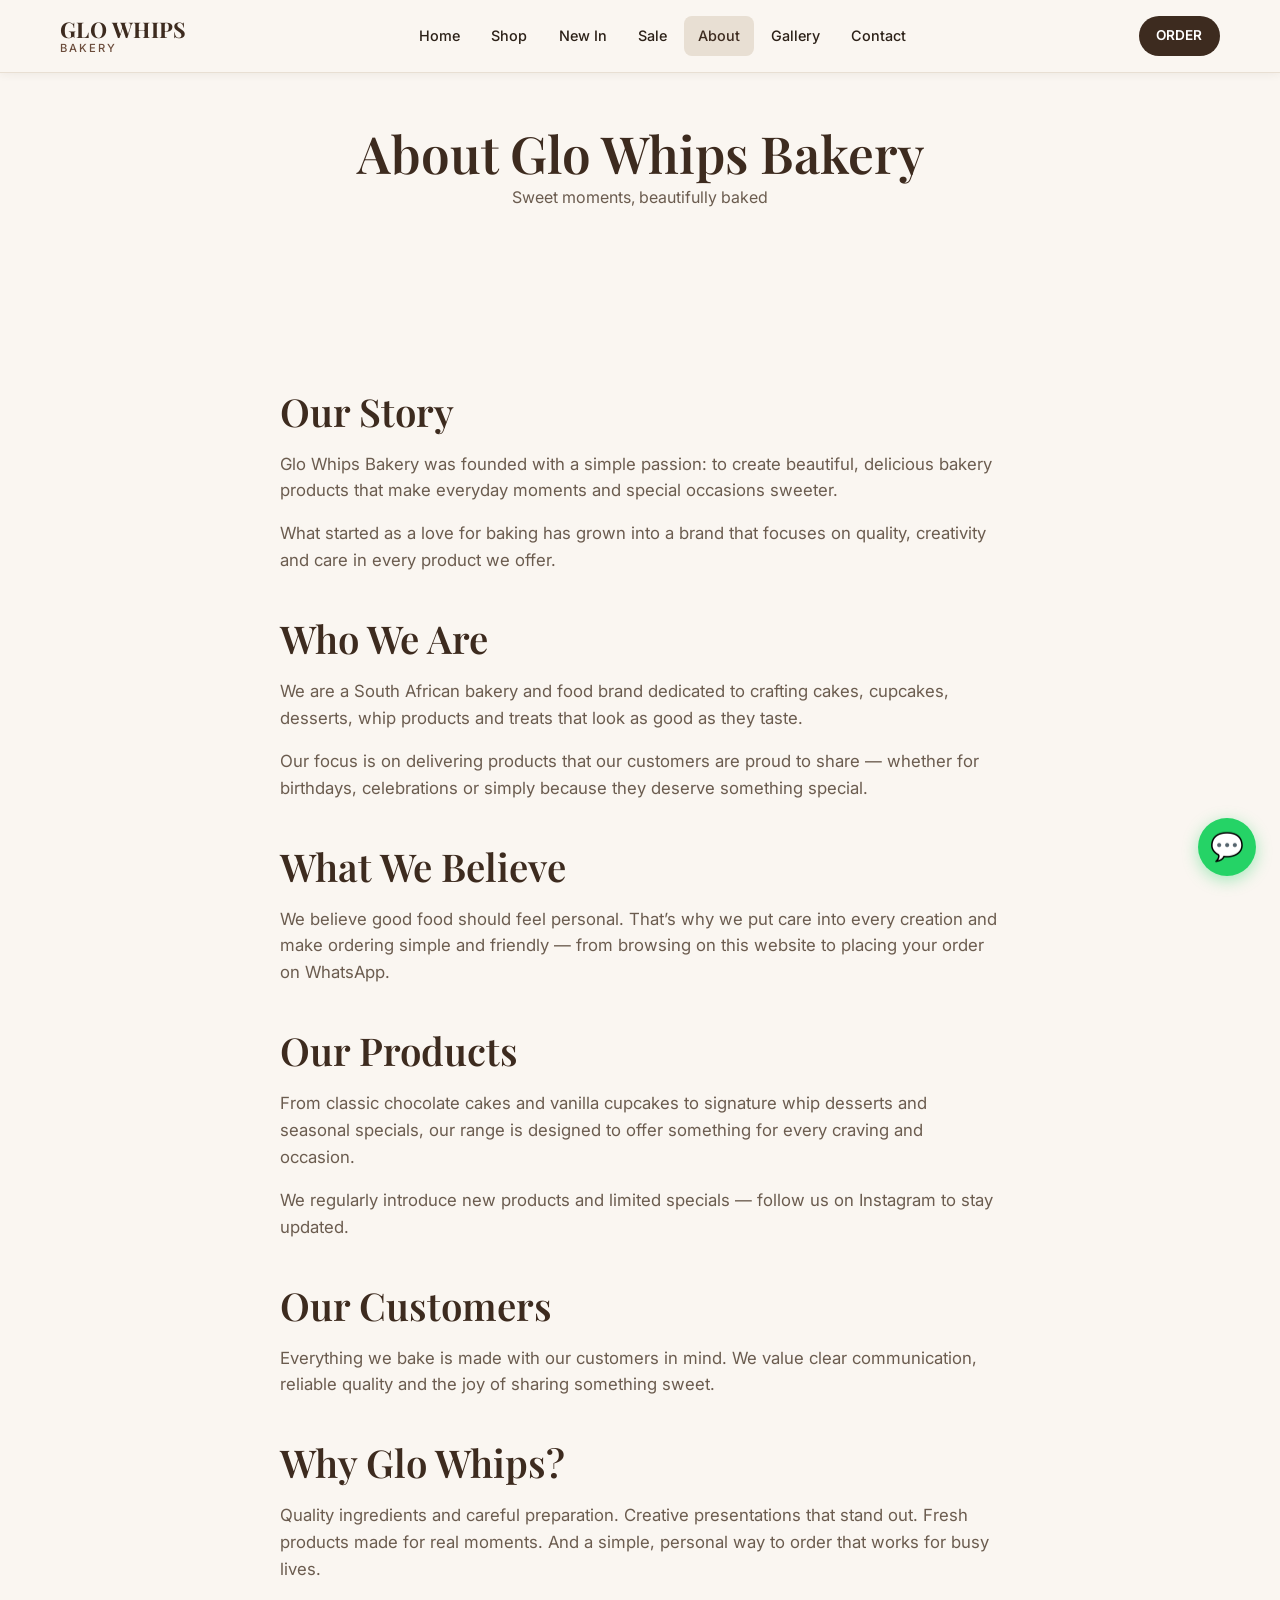
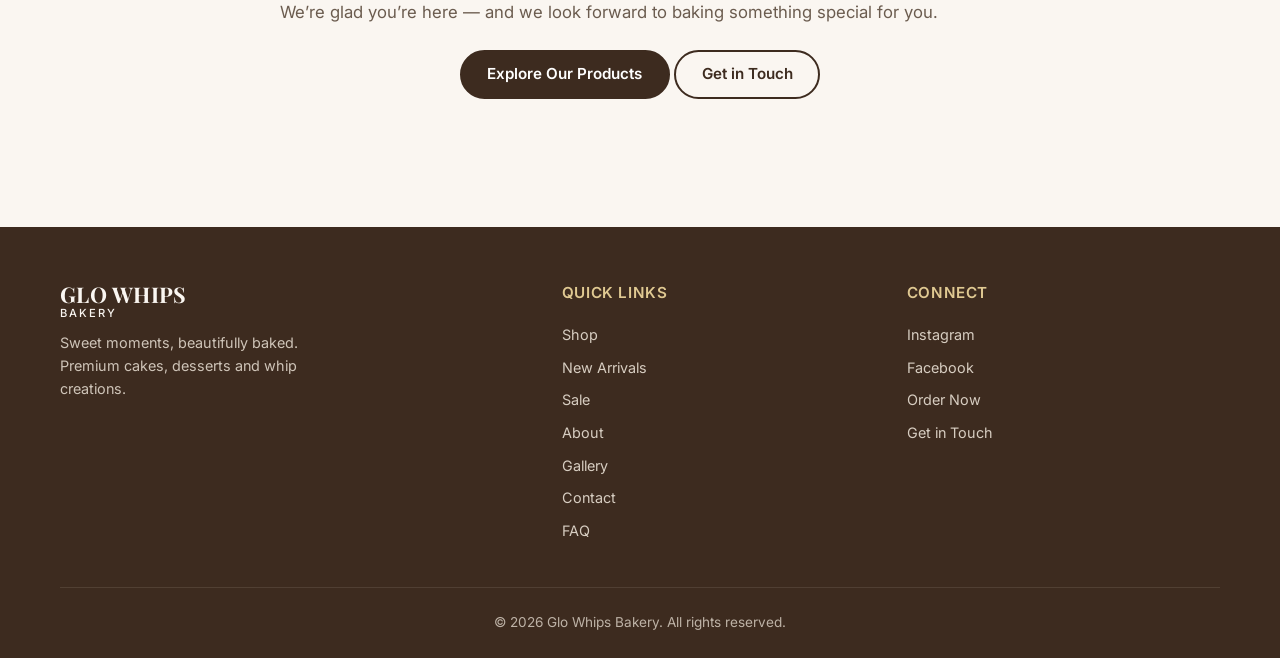
<file: about.html>
<!DOCTYPE html>
<html lang="en">
<head>
  <meta charset="UTF-8">
  <meta name="viewport" content="width=device-width, initial-scale=1.0">
  <title>About Us | Glo Whips Bakery</title>
  <meta name="description" content="Learn about Glo Whips Bakery — our story, values and passion for creating beautiful bakery products in South Africa.">
  <link rel="preconnect" href="https://fonts.googleapis.com">
  <link rel="preconnect" href="https://fonts.gstatic.com" crossorigin>
  <link href="https://fonts.googleapis.com/css2?family=Inter:wght@400;500;600;700&family=Playfair+Display:ital,wght@0,500;0,600;0,700;1,400&display=swap" rel="stylesheet">
  <link rel="stylesheet" href="style.css">
</head>
<body data-page="about">

  <header class="site-header">
    <div class="container header-inner">
      <a href="index.html" class="logo" aria-label="Glo Whips Bakery Home">
        <span class="logo-text">GLO WHIPS</span>
        <span class="logo-sub">Bakery</span>
      </a>
      <nav class="nav-menu" aria-label="Main navigation">
        <a href="index.html">Home</a>
        <a href="shop.html">Shop</a>
        <a href="new-arrivals.html">New In</a>
        <a href="sale.html">Sale</a>
        <a href="about.html" class="active">About</a>
        <a href="gallery.html">Gallery</a>
        <a href="contact.html">Contact</a>
      </nav>
      <div class="nav-actions">
        <a href="order.html" class="nav-order-btn">
          <span class="nav-order-text">ORDER</span>
          <span class="cart-count" aria-live="polite"></span>
        </a>
        <button type="button" class="nav-toggle" aria-label="Open menu" aria-expanded="false">
          <span></span><span></span><span></span>
        </button>
      </div>
    </div>
    <div class="nav-overlay" aria-hidden="true"></div>
  </header>

  <main>
    <div class="container">
      <div class="about-hero">
        <h1>About Glo Whips Bakery</h1>
        <p class="section-subtitle">Sweet moments, beautifully baked</p>
      </div>

      <div class="about-content section">
        <h2>Our Story</h2>
        <!-- EDIT THIS TEXT with your real story -->
        <p>
          Glo Whips Bakery was founded with a simple passion: to create beautiful, delicious bakery products that make everyday moments and special occasions sweeter.
        </p>
        <p>
          What started as a love for baking has grown into a brand that focuses on quality, creativity and care in every product we offer.
        </p>

        <h2>Who We Are</h2>
        <!-- EDIT THIS TEXT -->
        <p>
          We are a South African bakery and food brand dedicated to crafting cakes, cupcakes, desserts, whip products and treats that look as good as they taste.
        </p>
        <p>
          Our focus is on delivering products that our customers are proud to share — whether for birthdays, celebrations or simply because they deserve something special.
        </p>

        <h2>What We Believe</h2>
        <p>
          We believe good food should feel personal. That’s why we put care into every creation and make ordering simple and friendly — from browsing on this website to placing your order on WhatsApp.
        </p>

        <h2>Our Products</h2>
        <p>
          From classic chocolate cakes and vanilla cupcakes to signature whip desserts and seasonal specials, our range is designed to offer something for every craving and occasion.
        </p>
        <p>
          We regularly introduce new products and limited specials — follow us on Instagram to stay updated.
        </p>

        <h2>Our Customers</h2>
        <p>
          Everything we bake is made with our customers in mind. We value clear communication, reliable quality and the joy of sharing something sweet.
        </p>

        <h2>Why Glo Whips?</h2>
        <p>
          Quality ingredients and careful preparation. Creative presentations that stand out. Fresh products made for real moments. And a simple, personal way to order that works for busy lives.
        </p>
        <p>
          We’re glad you’re here — and we look forward to baking something special for you.
        </p>

        <div class="text-center mt-3">
          <a href="shop.html" class="btn btn-primary">Explore Our Products</a>
          <a href="contact.html" class="btn btn-outline">Get in Touch</a>
        </div>
      </div>
    </div>
  </main>

  <footer class="site-footer">
    <div class="container">
      <div class="footer-grid">
        <div class="footer-brand">
          <a href="index.html" class="logo">
            <span class="logo-text">GLO WHIPS</span>
            <span class="logo-sub">Bakery</span>
          </a>
          <p>Sweet moments, beautifully baked. Premium cakes, desserts and whip creations.</p>
        </div>
        <div class="footer-links">
          <h4>Quick Links</h4>
          <a href="shop.html">Shop</a>
          <a href="new-arrivals.html">New Arrivals</a>
          <a href="sale.html">Sale</a>
          <a href="about.html">About</a>
          <a href="gallery.html">Gallery</a>
          <a href="contact.html">Contact</a>
          <a href="faq.html">FAQ</a>
        </div>
        <div class="footer-links">
          <h4>Connect</h4>
          <a href="https://www.instagram.com/glo_whips_bakery_/" target="_blank" rel="noopener noreferrer">Instagram</a>
          <a href="https://www.facebook.com/profile.php?id=61568318670413" target="_blank" rel="noopener noreferrer">Facebook</a>
          <a href="order.html">Order Now</a>
          <a href="contact.html">Get in Touch</a>
        </div>
      </div>
      <div class="footer-bottom">
        <p>© 2026 Glo Whips Bakery. All rights reserved.</p>
      </div>
    </div>
  </footer>

  <a href="#" class="floating-whatsapp" aria-label="Chat on WhatsApp"><span aria-hidden="true">💬</span></a>
  <script src="script.js"></script>
</body>
</html>
</file>
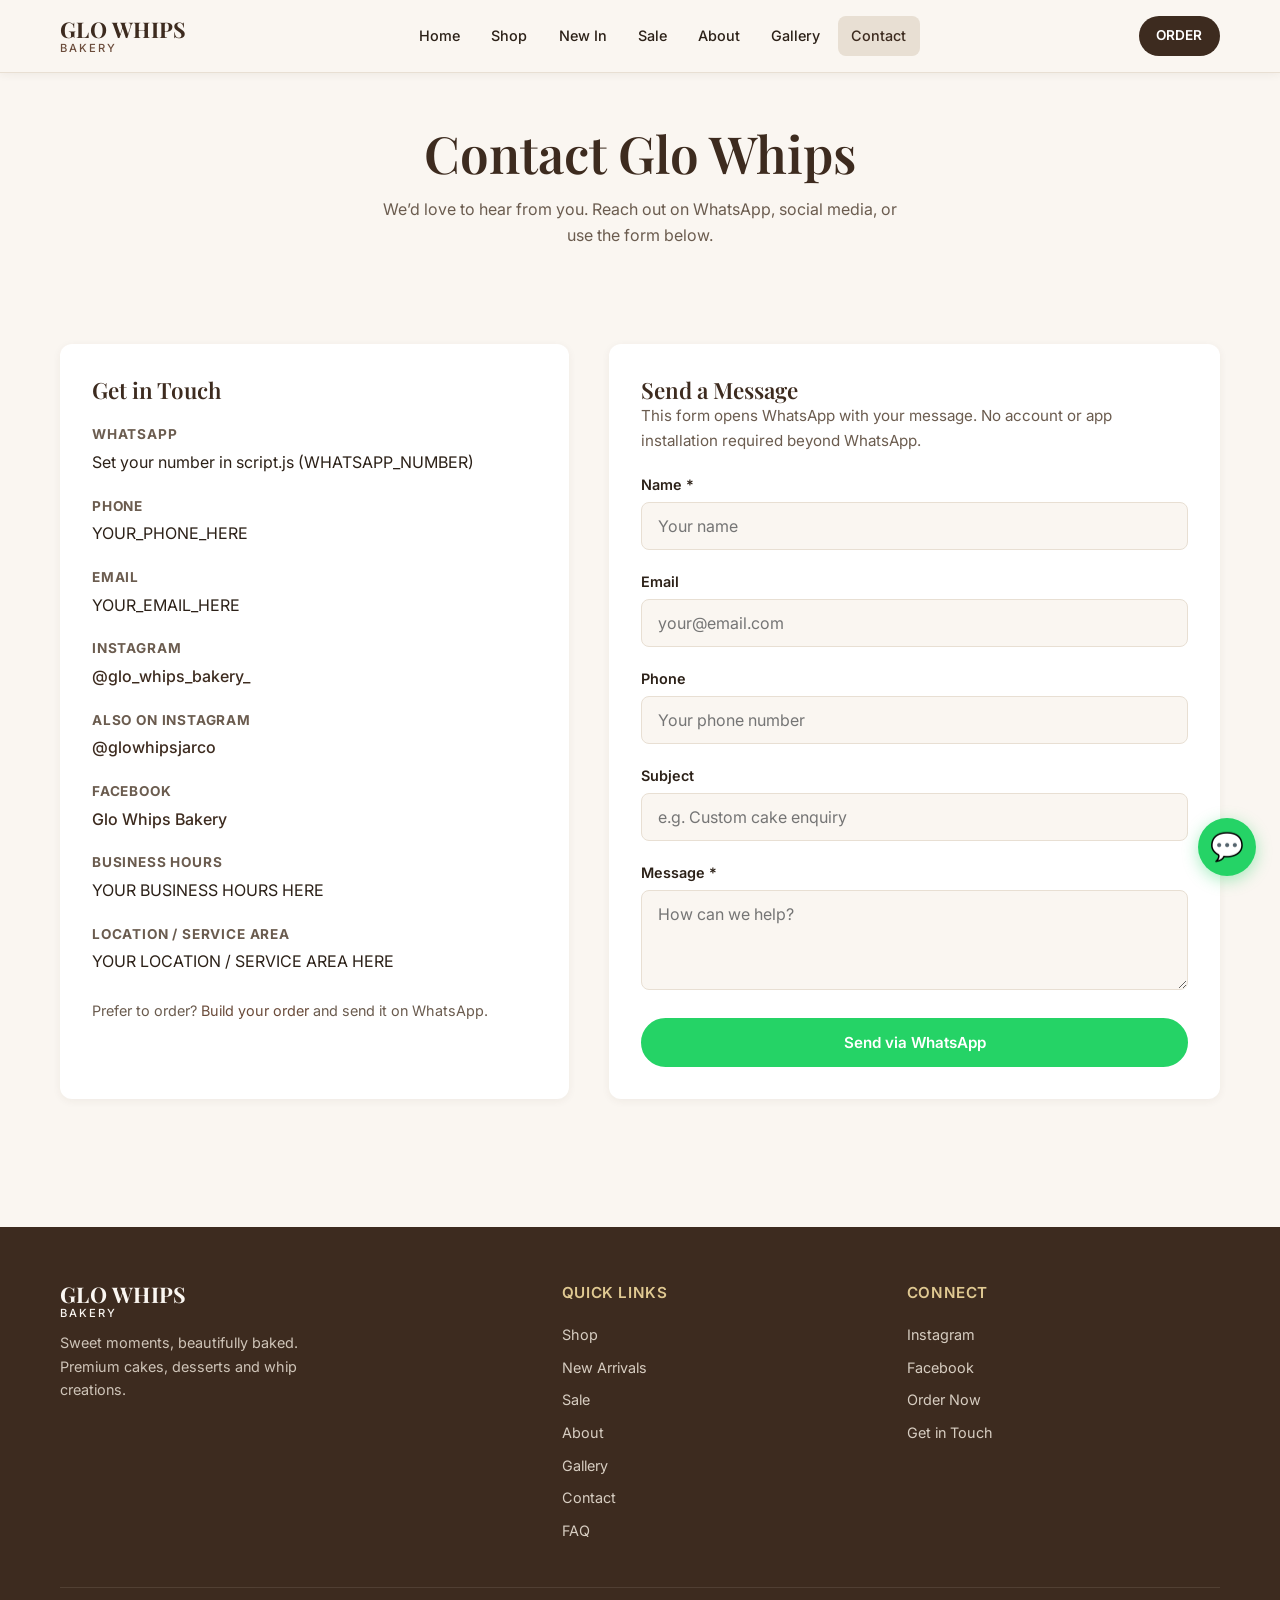
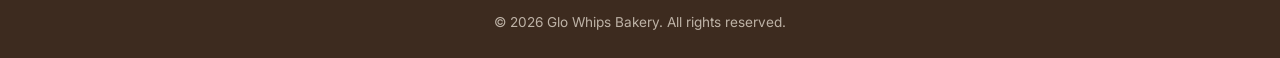
<file: contact.html>
<!DOCTYPE html>
<html lang="en">
<head>
  <meta charset="UTF-8">
  <meta name="viewport" content="width=device-width, initial-scale=1.0">
  <title>Contact | Glo Whips Bakery</title>
  <meta name="description" content="Contact Glo Whips Bakery — WhatsApp, Instagram, Facebook. Send a message or place an order.">
  <link rel="preconnect" href="https://fonts.googleapis.com">
  <link rel="preconnect" href="https://fonts.gstatic.com" crossorigin>
  <link href="https://fonts.googleapis.com/css2?family=Inter:wght@400;500;600;700&family=Playfair+Display:ital,wght@0,500;0,600;0,700;1,400&display=swap" rel="stylesheet">
  <link rel="stylesheet" href="style.css">
</head>
<body data-page="contact">

  <header class="site-header">
    <div class="container header-inner">
      <a href="index.html" class="logo" aria-label="Glo Whips Bakery Home">
        <span class="logo-text">GLO WHIPS</span>
        <span class="logo-sub">Bakery</span>
      </a>
      <nav class="nav-menu" aria-label="Main navigation">
        <a href="index.html">Home</a>
        <a href="shop.html">Shop</a>
        <a href="new-arrivals.html">New In</a>
        <a href="sale.html">Sale</a>
        <a href="about.html">About</a>
        <a href="gallery.html">Gallery</a>
        <a href="contact.html" class="active">Contact</a>
      </nav>
      <div class="nav-actions">
        <a href="order.html" class="nav-order-btn">
          <span class="nav-order-text">ORDER</span>
          <span class="cart-count" aria-live="polite"></span>
        </a>
        <button type="button" class="nav-toggle" aria-label="Open menu" aria-expanded="false">
          <span></span><span></span><span></span>
        </button>
      </div>
    </div>
    <div class="nav-overlay" aria-hidden="true"></div>
  </header>

  <main>
    <div class="container">
      <div class="page-header">
        <h1>Contact Glo Whips</h1>
        <p>We’d love to hear from you. Reach out on WhatsApp, social media, or use the form below.</p>
      </div>

      <div class="contact-grid section">
        <div class="contact-info-card">
          <h3>Get in Touch</h3>

          <div class="contact-detail">
            <strong>WhatsApp</strong>
            <!-- EDIT: Replace YOUR_NUMBER_HERE in script.js — this display is for reference -->
            <span>Set your number in script.js (WHATSAPP_NUMBER)</span>
          </div>

          <div class="contact-detail">
            <strong>Phone</strong>
            <span>YOUR_PHONE_HERE</span>
          </div>

          <div class="contact-detail">
            <strong>Email</strong>
            <span>YOUR_EMAIL_HERE</span>
          </div>

          <div class="contact-detail">
            <strong>Instagram</strong>
            <a href="https://www.instagram.com/glo_whips_bakery_/" target="_blank" rel="noopener noreferrer">@glo_whips_bakery_</a>
          </div>

          <div class="contact-detail">
            <strong>Also on Instagram</strong>
            <a href="https://www.instagram.com/glowhipsjarco/" target="_blank" rel="noopener noreferrer">@glowhipsjarco</a>
          </div>

          <div class="contact-detail">
            <strong>Facebook</strong>
            <a href="https://www.facebook.com/profile.php?id=61568318670413" target="_blank" rel="noopener noreferrer">Glo Whips Bakery</a>
          </div>

          <div class="contact-detail">
            <strong>Business Hours</strong>
            <span>YOUR BUSINESS HOURS HERE</span>
          </div>

          <div class="contact-detail">
            <strong>Location / Service Area</strong>
            <span>YOUR LOCATION / SERVICE AREA HERE</span>
          </div>

          <p style="margin-top: 1.5rem; font-size: 0.9rem; color: var(--color-text-muted);">
            Prefer to order? <a href="order.html">Build your order</a> and send it on WhatsApp.
          </p>
        </div>

        <div class="contact-form-card">
          <h3>Send a Message</h3>
          <p style="color: var(--color-text-muted); margin-bottom: 1.25rem; font-size: 0.95rem;">
            This form opens WhatsApp with your message. No account or app installation required beyond WhatsApp.
          </p>

          <form id="contact-form">
            <div class="form-group">
              <label for="contact-name">Name *</label>
              <input type="text" id="contact-name" name="name" required autocomplete="name" placeholder="Your name">
            </div>
            <div class="form-group">
              <label for="contact-email">Email</label>
              <input type="email" id="contact-email" name="email" autocomplete="email" placeholder="your@email.com">
            </div>
            <div class="form-group">
              <label for="contact-phone">Phone</label>
              <input type="tel" id="contact-phone" name="phone" autocomplete="tel" placeholder="Your phone number">
            </div>
            <div class="form-group">
              <label for="contact-subject">Subject</label>
              <input type="text" id="contact-subject" name="subject" placeholder="e.g. Custom cake enquiry">
            </div>
            <div class="form-group">
              <label for="contact-message">Message *</label>
              <textarea id="contact-message" name="message" required placeholder="How can we help?"></textarea>
            </div>
            <button type="submit" class="btn btn-whatsapp" style="width: 100%;">
              Send via WhatsApp
            </button>
          </form>
        </div>
      </div>
    </div>
  </main>

  <footer class="site-footer">
    <div class="container">
      <div class="footer-grid">
        <div class="footer-brand">
          <a href="index.html" class="logo">
            <span class="logo-text">GLO WHIPS</span>
            <span class="logo-sub">Bakery</span>
          </a>
          <p>Sweet moments, beautifully baked. Premium cakes, desserts and whip creations.</p>
        </div>
        <div class="footer-links">
          <h4>Quick Links</h4>
          <a href="shop.html">Shop</a>
          <a href="new-arrivals.html">New Arrivals</a>
          <a href="sale.html">Sale</a>
          <a href="about.html">About</a>
          <a href="gallery.html">Gallery</a>
          <a href="contact.html">Contact</a>
          <a href="faq.html">FAQ</a>
        </div>
        <div class="footer-links">
          <h4>Connect</h4>
          <a href="https://www.instagram.com/glo_whips_bakery_/" target="_blank" rel="noopener noreferrer">Instagram</a>
          <a href="https://www.facebook.com/profile.php?id=61568318670413" target="_blank" rel="noopener noreferrer">Facebook</a>
          <a href="order.html">Order Now</a>
          <a href="contact.html">Get in Touch</a>
        </div>
      </div>
      <div class="footer-bottom">
        <p>© 2026 Glo Whips Bakery. All rights reserved.</p>
      </div>
    </div>
  </footer>

  <a href="#" class="floating-whatsapp" aria-label="Chat on WhatsApp"><span aria-hidden="true">💬</span></a>
  <script src="script.js"></script>
</body>
</html>
</file>
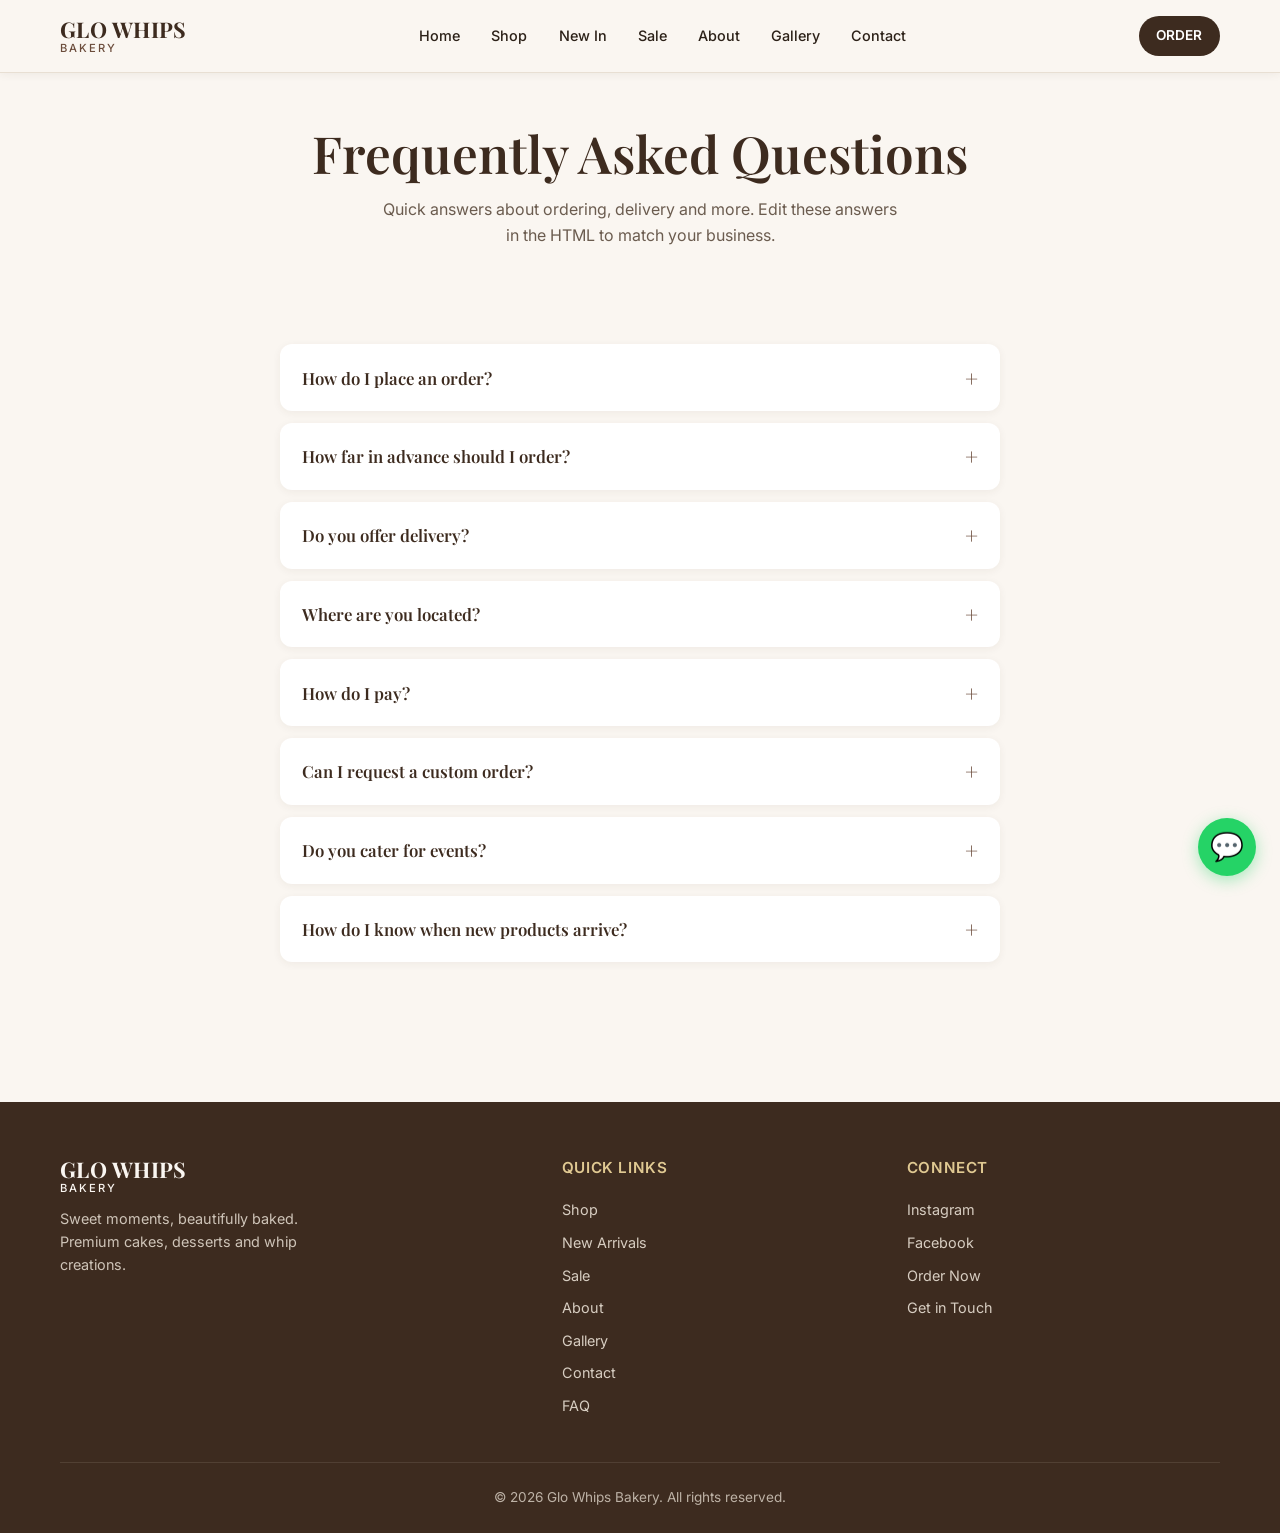
<file: faq.html>
<!DOCTYPE html>
<html lang="en">
<head>
  <meta charset="UTF-8">
  <meta name="viewport" content="width=device-width, initial-scale=1.0">
  <title>FAQ | Glo Whips Bakery</title>
  <meta name="description" content="Frequently asked questions about ordering from Glo Whips Bakery — delivery, custom orders, payment and more.">
  <link rel="preconnect" href="https://fonts.googleapis.com">
  <link rel="preconnect" href="https://fonts.gstatic.com" crossorigin>
  <link href="https://fonts.googleapis.com/css2?family=Inter:wght@400;500;600;700&family=Playfair+Display:ital,wght@0,500;0,600;0,700;1,400&display=swap" rel="stylesheet">
  <link rel="stylesheet" href="style.css">
</head>
<body data-page="faq">

  <header class="site-header">
    <div class="container header-inner">
      <a href="index.html" class="logo" aria-label="Glo Whips Bakery Home">
        <span class="logo-text">GLO WHIPS</span>
        <span class="logo-sub">Bakery</span>
      </a>
      <nav class="nav-menu" aria-label="Main navigation">
        <a href="index.html">Home</a>
        <a href="shop.html">Shop</a>
        <a href="new-arrivals.html">New In</a>
        <a href="sale.html">Sale</a>
        <a href="about.html">About</a>
        <a href="gallery.html">Gallery</a>
        <a href="contact.html">Contact</a>
      </nav>
      <div class="nav-actions">
        <a href="order.html" class="nav-order-btn">
          <span class="nav-order-text">ORDER</span>
          <span class="cart-count" aria-live="polite"></span>
        </a>
        <button type="button" class="nav-toggle" aria-label="Open menu" aria-expanded="false">
          <span></span><span></span><span></span>
        </button>
      </div>
    </div>
    <div class="nav-overlay" aria-hidden="true"></div>
  </header>

  <main>
    <div class="container">
      <div class="page-header">
        <h1>Frequently Asked Questions</h1>
        <p>Quick answers about ordering, delivery and more. Edit these answers in the HTML to match your business.</p>
      </div>

      <div class="faq-list section">
        <!-- EDIT EACH ANSWER BELOW -->

        <div class="faq-item">
          <button type="button" class="faq-question" aria-expanded="false">
            How do I place an order?
          </button>
          <div class="faq-answer">
            <div class="faq-answer-inner">
              Browse our products, add items to your order, then go to the Order page. Fill in your details and click “Send Order via WhatsApp”. Your order will open in WhatsApp ready to send to us.
            </div>
          </div>
        </div>

        <div class="faq-item">
          <button type="button" class="faq-question" aria-expanded="false">
            How far in advance should I order?
          </button>
          <div class="faq-answer">
            <div class="faq-answer-inner">
              <!-- EDIT THIS -->
              We recommend ordering as early as possible, especially for custom cakes and larger orders. For standard products, a few days’ notice is often enough — please message us on WhatsApp to confirm availability.
            </div>
          </div>
        </div>

        <div class="faq-item">
          <button type="button" class="faq-question" aria-expanded="false">
            Do you offer delivery?
          </button>
          <div class="faq-answer">
            <div class="faq-answer-inner">
              <!-- EDIT THIS -->
              Delivery options depend on your location and the order. Please select “Delivery” when ordering and include your area in the special instructions, or message us on WhatsApp to discuss.
            </div>
          </div>
        </div>

        <div class="faq-item">
          <button type="button" class="faq-question" aria-expanded="false">
            Where are you located?
          </button>
          <div class="faq-answer">
            <div class="faq-answer-inner">
              <!-- EDIT THIS — use your real location / service area -->
              Please see the Contact page for our location and service area details. You can also message us on WhatsApp for directions or collection arrangements.
            </div>
          </div>
        </div>

        <div class="faq-item">
          <button type="button" class="faq-question" aria-expanded="false">
            How do I pay?
          </button>
          <div class="faq-answer">
            <div class="faq-answer-inner">
              <!-- EDIT THIS -->
              Payment methods will be confirmed when you place your order via WhatsApp. We will guide you through the available options.
            </div>
          </div>
        </div>

        <div class="faq-item">
          <button type="button" class="faq-question" aria-expanded="false">
            Can I request a custom order?
          </button>
          <div class="faq-answer">
            <div class="faq-answer-inner">
              Yes! We love creating custom cakes and special requests. Message us on WhatsApp with your ideas, preferred date and any dietary requirements, and we’ll work with you.
            </div>
          </div>
        </div>

        <div class="faq-item">
          <button type="button" class="faq-question" aria-expanded="false">
            Do you cater for events?
          </button>
          <div class="faq-answer">
            <div class="faq-answer-inner">
              <!-- EDIT THIS -->
              We can assist with celebration cakes and dessert tables for events. Please contact us with details of your event date, number of guests and preferences so we can advise.
            </div>
          </div>
        </div>

        <div class="faq-item">
          <button type="button" class="faq-question" aria-expanded="false">
            How do I know when new products arrive?
          </button>
          <div class="faq-answer">
            <div class="faq-answer-inner">
              Follow us on Instagram (@glo_whips_bakery_ and @glowhipsjarco) and check the New Arrivals page on this website. We post new products and specials regularly.
            </div>
          </div>
        </div>
      </div>
    </div>
  </main>

  <footer class="site-footer">
    <div class="container">
      <div class="footer-grid">
        <div class="footer-brand">
          <a href="index.html" class="logo">
            <span class="logo-text">GLO WHIPS</span>
            <span class="logo-sub">Bakery</span>
          </a>
          <p>Sweet moments, beautifully baked. Premium cakes, desserts and whip creations.</p>
        </div>
        <div class="footer-links">
          <h4>Quick Links</h4>
          <a href="shop.html">Shop</a>
          <a href="new-arrivals.html">New Arrivals</a>
          <a href="sale.html">Sale</a>
          <a href="about.html">About</a>
          <a href="gallery.html">Gallery</a>
          <a href="contact.html">Contact</a>
          <a href="faq.html">FAQ</a>
        </div>
        <div class="footer-links">
          <h4>Connect</h4>
          <a href="https://www.instagram.com/glo_whips_bakery_/" target="_blank" rel="noopener noreferrer">Instagram</a>
          <a href="https://www.facebook.com/profile.php?id=61568318670413" target="_blank" rel="noopener noreferrer">Facebook</a>
          <a href="order.html">Order Now</a>
          <a href="contact.html">Get in Touch</a>
        </div>
      </div>
      <div class="footer-bottom">
        <p>© 2026 Glo Whips Bakery. All rights reserved.</p>
      </div>
    </div>
  </footer>

  <a href="#" class="floating-whatsapp" aria-label="Chat on WhatsApp"><span aria-hidden="true">💬</span></a>
  <script src="script.js"></script>
</body>
</html>
</file>
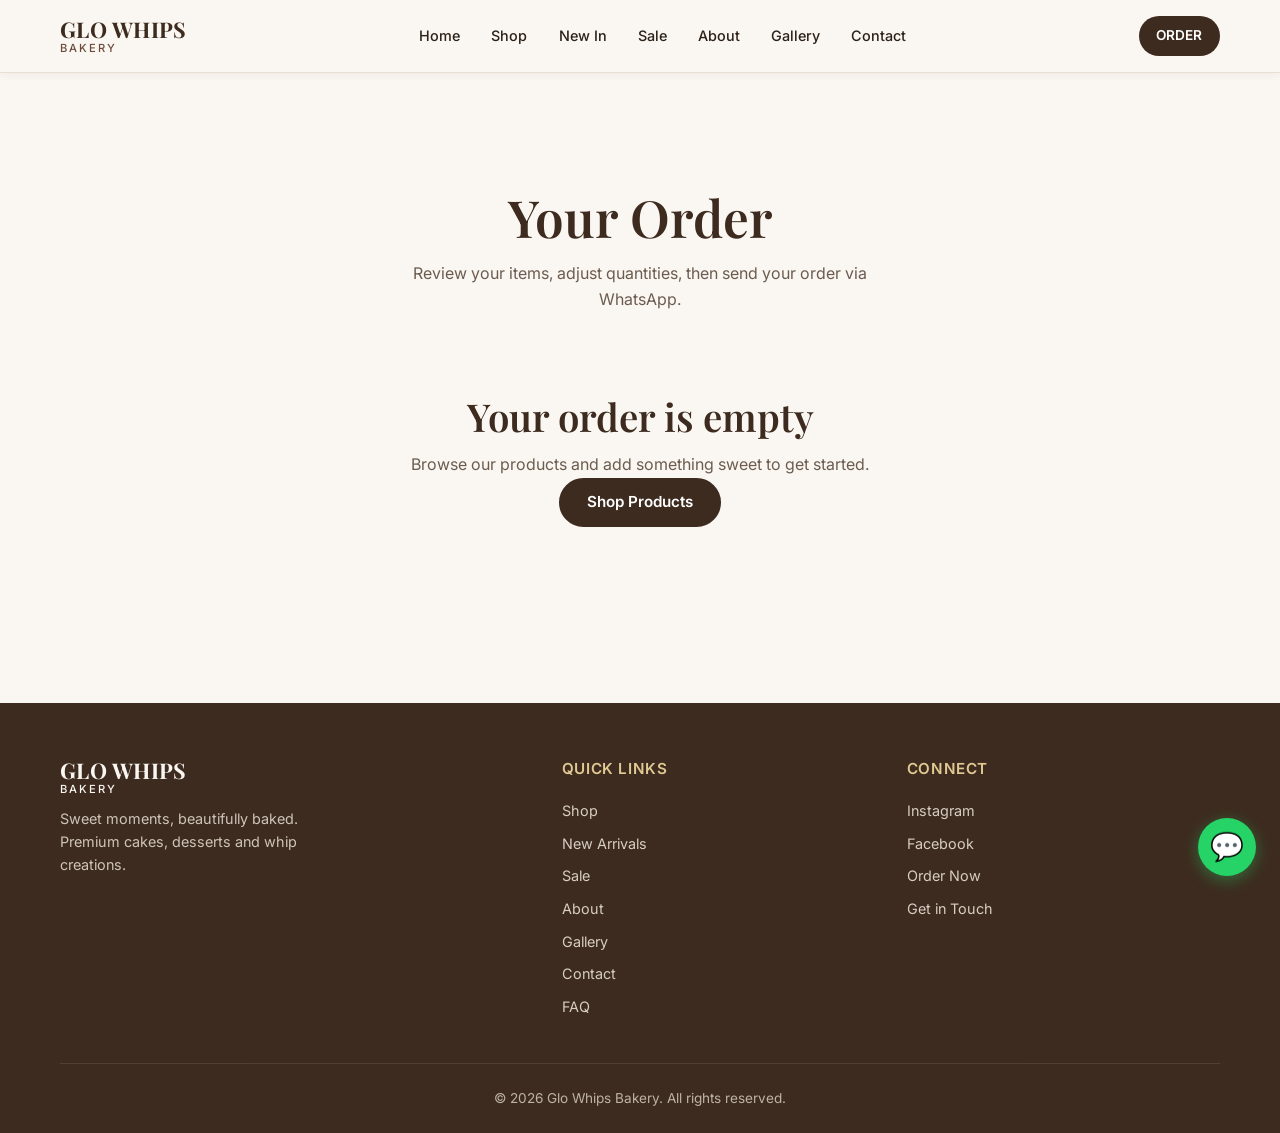
<file: order.html>
<!DOCTYPE html>
<html lang="en">
<head>
  <meta charset="UTF-8">
  <meta name="viewport" content="width=device-width, initial-scale=1.0">
  <title>Your Order | Glo Whips Bakery</title>
  <meta name="description" content="Review your order from Glo Whips Bakery and send it via WhatsApp. Easy ordering for cakes, desserts and treats.">
  <link rel="preconnect" href="https://fonts.googleapis.com">
  <link rel="preconnect" href="https://fonts.gstatic.com" crossorigin>
  <link href="https://fonts.googleapis.com/css2?family=Inter:wght@400;500;600;700&family=Playfair+Display:ital,wght@0,500;0,600;0,700;1,400&display=swap" rel="stylesheet">
  <link rel="stylesheet" href="style.css">
</head>
<body data-page="order">

  <header class="site-header">
    <div class="container header-inner">
      <a href="index.html" class="logo" aria-label="Glo Whips Bakery Home">
        <span class="logo-text">GLO WHIPS</span>
        <span class="logo-sub">Bakery</span>
      </a>
      <nav class="nav-menu" aria-label="Main navigation">
        <a href="index.html">Home</a>
        <a href="shop.html">Shop</a>
        <a href="new-arrivals.html">New In</a>
        <a href="sale.html">Sale</a>
        <a href="about.html">About</a>
        <a href="gallery.html">Gallery</a>
        <a href="contact.html">Contact</a>
      </nav>
      <div class="nav-actions">
        <a href="order.html" class="nav-order-btn">
          <span class="nav-order-text">ORDER</span>
          <span class="cart-count" aria-live="polite"></span>
        </a>
        <button type="button" class="nav-toggle" aria-label="Open menu" aria-expanded="false">
          <span></span><span></span><span></span>
        </button>
      </div>
    </div>
    <div class="nav-overlay" aria-hidden="true"></div>
  </header>

  <main>
    <div class="container section">
      <div class="page-header">
        <h1>Your Order</h1>
        <p>Review your items, adjust quantities, then send your order via WhatsApp.</p>
      </div>

      <div id="order-empty" class="empty-state" style="display: none;">
        <h2>Your order is empty</h2>
        <p>Browse our products and add something sweet to get started.</p>
        <a href="shop.html" class="btn btn-primary">Shop Products</a>
      </div>

      <div id="order-content" style="display: none;">
        <div id="order-items">
          <!-- Order items filled by JavaScript -->
        </div>

        <div class="order-summary">
          <div class="order-total-row">
            <span>Total</span>
            <span id="order-total">R0</span>
          </div>
          <button type="button" id="clear-order" class="btn btn-outline btn-sm">Clear Order</button>
        </div>

        <form id="order-form" class="order-form">
          <h2>Customer Details</h2>
          <p style="color: var(--color-text-muted); margin-bottom: 1.5rem; font-size: 0.95rem;">
            Fill in your details below. When you submit, WhatsApp will open with your order ready to send.
          </p>

          <div class="form-row">
            <div class="form-group">
              <label for="customer-name">Full Name *</label>
              <input type="text" id="customer-name" name="name" required autocomplete="name" placeholder="Your full name">
            </div>
            <div class="form-group">
              <label for="customer-phone">WhatsApp / Phone Number *</label>
              <input type="tel" id="customer-phone" name="phone" required autocomplete="tel" placeholder="e.g. 082 123 4567">
            </div>
          </div>

          <div class="form-group">
            <label for="customer-email">Email (optional)</label>
            <input type="email" id="customer-email" name="email" autocomplete="email" placeholder="your@email.com">
          </div>

          <div class="form-row">
            <div class="form-group">
              <label for="customer-date">Preferred Collection / Delivery Date</label>
              <input type="date" id="customer-date" name="date">
            </div>
            <div class="form-group">
              <label for="customer-method">Collection or Delivery</label>
              <select id="customer-method" name="method">
                <option value="">Select an option</option>
                <option value="Collection">Collection</option>
                <option value="Delivery">Delivery</option>
              </select>
            </div>
          </div>

          <div class="form-group">
            <label for="customer-notes">Special Instructions</label>
            <textarea id="customer-notes" name="notes" placeholder="Allergies, custom message on cake, preferred time, etc."></textarea>
          </div>

          <button type="submit" class="btn btn-whatsapp btn-lg" style="width: 100%;">
            Send Order via WhatsApp
          </button>
        </form>
      </div>
    </div>
  </main>

  <footer class="site-footer">
    <div class="container">
      <div class="footer-grid">
        <div class="footer-brand">
          <a href="index.html" class="logo">
            <span class="logo-text">GLO WHIPS</span>
            <span class="logo-sub">Bakery</span>
          </a>
          <p>Sweet moments, beautifully baked. Premium cakes, desserts and whip creations.</p>
        </div>
        <div class="footer-links">
          <h4>Quick Links</h4>
          <a href="shop.html">Shop</a>
          <a href="new-arrivals.html">New Arrivals</a>
          <a href="sale.html">Sale</a>
          <a href="about.html">About</a>
          <a href="gallery.html">Gallery</a>
          <a href="contact.html">Contact</a>
          <a href="faq.html">FAQ</a>
        </div>
        <div class="footer-links">
          <h4>Connect</h4>
          <a href="https://www.instagram.com/glo_whips_bakery_/" target="_blank" rel="noopener noreferrer">Instagram</a>
          <a href="https://www.facebook.com/profile.php?id=61568318670413" target="_blank" rel="noopener noreferrer">Facebook</a>
          <a href="order.html">Order Now</a>
          <a href="contact.html">Get in Touch</a>
        </div>
      </div>
      <div class="footer-bottom">
        <p>© 2026 Glo Whips Bakery. All rights reserved.</p>
      </div>
    </div>
  </footer>

  <a href="#" class="floating-whatsapp" aria-label="Chat on WhatsApp"><span aria-hidden="true">💬</span></a>
  <script src="script.js"></script>
</body>
</html>
</file>
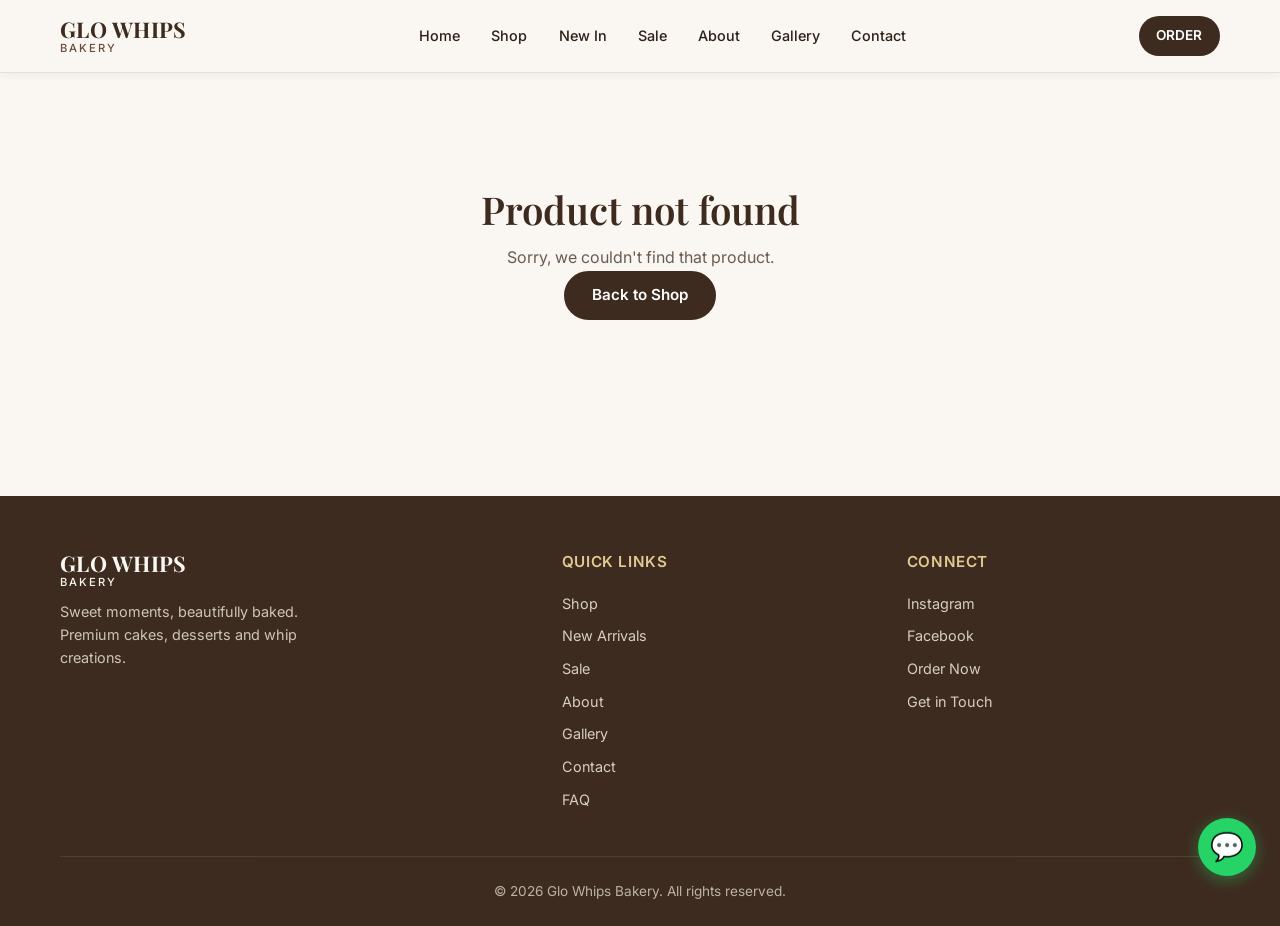
<file: product.html>
<!DOCTYPE html>
<html lang="en">
<head>
  <meta charset="UTF-8">
  <meta name="viewport" content="width=device-width, initial-scale=1.0">
  <title>Product | Glo Whips Bakery</title>
  <meta name="description" content="View product details from Glo Whips Bakery. Add to your order or enquire on WhatsApp.">
  <link rel="preconnect" href="https://fonts.googleapis.com">
  <link rel="preconnect" href="https://fonts.gstatic.com" crossorigin>
  <link href="https://fonts.googleapis.com/css2?family=Inter:wght@400;500;600;700&family=Playfair+Display:ital,wght@0,500;0,600;0,700;1,400&display=swap" rel="stylesheet">
  <link rel="stylesheet" href="style.css">
</head>
<body data-page="product">

  <header class="site-header">
    <div class="container header-inner">
      <a href="index.html" class="logo" aria-label="Glo Whips Bakery Home">
        <span class="logo-text">GLO WHIPS</span>
        <span class="logo-sub">Bakery</span>
      </a>
      <nav class="nav-menu" aria-label="Main navigation">
        <a href="index.html">Home</a>
        <a href="shop.html">Shop</a>
        <a href="new-arrivals.html">New In</a>
        <a href="sale.html">Sale</a>
        <a href="about.html">About</a>
        <a href="gallery.html">Gallery</a>
        <a href="contact.html">Contact</a>
      </nav>
      <div class="nav-actions">
        <a href="order.html" class="nav-order-btn">
          <span class="nav-order-text">ORDER</span>
          <span class="cart-count" aria-live="polite"></span>
        </a>
        <button type="button" class="nav-toggle" aria-label="Open menu" aria-expanded="false">
          <span></span><span></span><span></span>
        </button>
      </div>
    </div>
    <div class="nav-overlay" aria-hidden="true"></div>
  </header>

  <main>
    <div class="container section">
      <div id="product-detail">
        <!-- Filled by JavaScript based on ?id= -->
      </div>

      <div id="related-products">
        <!-- Related products filled by JS -->
      </div>
    </div>
  </main>

  <footer class="site-footer">
    <div class="container">
      <div class="footer-grid">
        <div class="footer-brand">
          <a href="index.html" class="logo">
            <span class="logo-text">GLO WHIPS</span>
            <span class="logo-sub">Bakery</span>
          </a>
          <p>Sweet moments, beautifully baked. Premium cakes, desserts and whip creations.</p>
        </div>
        <div class="footer-links">
          <h4>Quick Links</h4>
          <a href="shop.html">Shop</a>
          <a href="new-arrivals.html">New Arrivals</a>
          <a href="sale.html">Sale</a>
          <a href="about.html">About</a>
          <a href="gallery.html">Gallery</a>
          <a href="contact.html">Contact</a>
          <a href="faq.html">FAQ</a>
        </div>
        <div class="footer-links">
          <h4>Connect</h4>
          <a href="https://www.instagram.com/glo_whips_bakery_/" target="_blank" rel="noopener noreferrer">Instagram</a>
          <a href="https://www.facebook.com/profile.php?id=61568318670413" target="_blank" rel="noopener noreferrer">Facebook</a>
          <a href="order.html">Order Now</a>
          <a href="contact.html">Get in Touch</a>
        </div>
      </div>
      <div class="footer-bottom">
        <p>© 2026 Glo Whips Bakery. All rights reserved.</p>
      </div>
    </div>
  </footer>

  <a href="#" class="floating-whatsapp" aria-label="Chat on WhatsApp"><span aria-hidden="true">💬</span></a>
  <script src="script.js"></script>
</body>
</html>
</file>
<file: style.css>
/* ======================================
   GLO WHIPS BAKERY — STYLESHEET
   Warm, premium bakery aesthetic
   Mobile-first
   ====================================== */

/* ---------- CSS Variables ---------- */
:root {
  --color-chocolate: #3d2b1f;
  --color-warm-brown: #6b4c3b;
  --color-medium-brown: #8b6b4f;
  --color-cream: #faf6f1;
  --color-off-white: #f7f3ee;
  --color-beige: #e8dfd3;
  --color-soft-beige: #f0e9df;
  --color-gold: #c9a86c;
  --color-gold-light: #e0c992;
  --color-text: #2c2118;
  --color-text-muted: #6b5c4f;
  --color-white: #ffffff;
  --color-sale: #b54a3a;
  --color-new: #4a7c59;
  --color-whatsapp: #25d366;
  --color-whatsapp-dark: #1da851;

  --font-heading: "Playfair Display", Georgia, "Times New Roman", serif;
  --font-body: "Inter", system-ui, -apple-system, BlinkMacSystemFont, "Segoe UI", Roboto, sans-serif;

  --shadow-sm: 0 2px 8px rgba(61, 43, 31, 0.06);
  --shadow-md: 0 6px 20px rgba(61, 43, 31, 0.1);
  --shadow-lg: 0 12px 40px rgba(61, 43, 31, 0.12);
  --radius: 12px;
  --radius-sm: 8px;
  --radius-lg: 20px;
  --transition: 0.25s ease;
  --max-width: 1200px;
}

/* ---------- Reset & Base ---------- */
*,
*::before,
*::after {
  box-sizing: border-box;
  margin: 0;
  padding: 0;
}

html {
  scroll-behavior: smooth;
  font-size: 16px;
}

body {
  font-family: var(--font-body);
  color: var(--color-text);
  background-color: var(--color-cream);
  line-height: 1.6;
  -webkit-font-smoothing: antialiased;
  overflow-x: hidden;
}

body.menu-open {
  overflow: hidden;
}

img {
  max-width: 100%;
  height: auto;
  display: block;
}

a {
  color: var(--color-warm-brown);
  text-decoration: none;
  transition: color var(--transition);
}

a:hover {
  color: var(--color-chocolate);
}

ul {
  list-style: none;
}

button,
input,
select,
textarea {
  font-family: inherit;
  font-size: inherit;
}

/* Focus styles for accessibility */
:focus-visible {
  outline: 2px solid var(--color-gold);
  outline-offset: 3px;
}

/* Reduced motion */
@media (prefers-reduced-motion: reduce) {
  *,
  *::before,
  *::after {
    animation-duration: 0.01ms !important;
    animation-iteration-count: 1 !important;
    transition-duration: 0.01ms !important;
  }
  html {
    scroll-behavior: auto;
  }
}

/* ---------- Typography ---------- */
h1, h2, h3, h4 {
  font-family: var(--font-heading);
  font-weight: 600;
  line-height: 1.25;
  color: var(--color-chocolate);
}

h1 { font-size: clamp(2rem, 5vw, 3.2rem); }
h2 { font-size: clamp(1.6rem, 4vw, 2.4rem); }
h3 { font-size: clamp(1.15rem, 2.5vw, 1.4rem); }

.section-title {
  text-align: center;
  margin-bottom: 0.5rem;
}

.section-subtitle {
  text-align: center;
  color: var(--color-text-muted);
  margin-bottom: 2.5rem;
  max-width: 560px;
  margin-left: auto;
  margin-right: auto;
}

/* ---------- Layout ---------- */
.container {
  width: 100%;
  max-width: var(--max-width);
  margin: 0 auto;
  padding: 0 1.25rem;
}

.section {
  padding: 4rem 0;
}

.section-alt {
  background-color: var(--color-off-white);
}

/* ---------- Buttons ---------- */
.btn {
  display: inline-flex;
  align-items: center;
  justify-content: center;
  gap: 0.5rem;
  padding: 0.85rem 1.6rem;
  border: 2px solid transparent;
  border-radius: 50px;
  font-weight: 600;
  font-size: 0.95rem;
  cursor: pointer;
  transition: all var(--transition);
  text-decoration: none;
  line-height: 1.2;
}

.btn-primary {
  background-color: var(--color-chocolate);
  color: var(--color-white);
  border-color: var(--color-chocolate);
}

.btn-primary:hover {
  background-color: var(--color-warm-brown);
  border-color: var(--color-warm-brown);
  color: var(--color-white);
  transform: translateY(-2px);
  box-shadow: var(--shadow-md);
}

.btn-outline {
  background-color: transparent;
  color: var(--color-chocolate);
  border-color: var(--color-chocolate);
}

.btn-outline:hover {
  background-color: var(--color-chocolate);
  color: var(--color-white);
  transform: translateY(-2px);
}

.btn-gold {
  background-color: var(--color-gold);
  color: var(--color-chocolate);
  border-color: var(--color-gold);
}

.btn-gold:hover {
  background-color: var(--color-gold-light);
  border-color: var(--color-gold-light);
  transform: translateY(-2px);
}

.btn-whatsapp {
  background-color: var(--color-whatsapp);
  color: var(--color-white);
  border-color: var(--color-whatsapp);
}

.btn-whatsapp:hover {
  background-color: var(--color-whatsapp-dark);
  border-color: var(--color-whatsapp-dark);
  color: var(--color-white);
  transform: translateY(-2px);
}

.btn-sm {
  padding: 0.55rem 1.1rem;
  font-size: 0.85rem;
}

.btn-lg {
  padding: 1rem 2rem;
  font-size: 1.05rem;
}

/* ---------- Header / Navigation ---------- */
.site-header {
  position: sticky;
  top: 0;
  z-index: 1000;
  background-color: rgba(250, 246, 241, 0.95);
  backdrop-filter: blur(12px);
  border-bottom: 1px solid var(--color-beige);
  box-shadow: var(--shadow-sm);
}

.header-inner {
  display: flex;
  align-items: center;
  justify-content: space-between;
  height: 72px;
  gap: 1rem;
}

.logo {
  display: flex;
  flex-direction: column;
  line-height: 1.1;
  color: var(--color-chocolate);
  text-decoration: none;
}

.logo-text {
  font-family: var(--font-heading);
  font-size: 1.35rem;
  font-weight: 700;
  letter-spacing: 0.02em;
}

.logo-sub {
  font-size: 0.7rem;
  font-weight: 500;
  letter-spacing: 0.18em;
  text-transform: uppercase;
  color: var(--color-warm-brown);
}

/* Easy to replace logo with image later:
.logo-img {
  height: 48px;
  width: auto;
}
*/

.nav-menu {
  display: none;
  align-items: center;
  gap: 0.25rem;
}

.nav-menu a {
  padding: 0.5rem 0.85rem;
  font-size: 0.9rem;
  font-weight: 500;
  color: var(--color-text);
  border-radius: var(--radius-sm);
  transition: all var(--transition);
}

.nav-menu a:hover,
.nav-menu a.active {
  color: var(--color-chocolate);
  background-color: var(--color-beige);
}

.nav-actions {
  display: flex;
  align-items: center;
  gap: 0.75rem;
}

.nav-order-btn {
  display: inline-flex;
  align-items: center;
  gap: 0.4rem;
  padding: 0.55rem 1.1rem;
  background-color: var(--color-chocolate);
  color: var(--color-white);
  border-radius: 50px;
  font-weight: 600;
  font-size: 0.85rem;
  transition: all var(--transition);
}

.nav-order-btn:hover {
  background-color: var(--color-warm-brown);
  color: var(--color-white);
  transform: translateY(-1px);
}

.cart-count {
  display: none;
  align-items: center;
  justify-content: center;
  min-width: 1.35rem;
  height: 1.35rem;
  padding: 0 0.3rem;
  background-color: var(--color-gold);
  color: var(--color-chocolate);
  border-radius: 50px;
  font-size: 0.7rem;
  font-weight: 700;
}

.nav-toggle {
  display: flex;
  flex-direction: column;
  justify-content: center;
  gap: 5px;
  width: 40px;
  height: 40px;
  background: none;
  border: none;
  cursor: pointer;
  padding: 8px;
  z-index: 1001;
}

.nav-toggle span {
  display: block;
  width: 100%;
  height: 2px;
  background-color: var(--color-chocolate);
  border-radius: 2px;
  transition: all var(--transition);
}

.nav-toggle.active span:nth-child(1) {
  transform: translateY(7px) rotate(45deg);
}

.nav-toggle.active span:nth-child(2) {
  opacity: 0;
}

.nav-toggle.active span:nth-child(3) {
  transform: translateY(-7px) rotate(-45deg);
}

.nav-overlay {
  display: none;
  position: fixed;
  inset: 0;
  background: rgba(44, 33, 24, 0.45);
  z-index: 998;
}

.nav-overlay.open {
  display: block;
}

/* Mobile menu */
@media (max-width: 899px) {
  .nav-menu {
    display: flex;
    flex-direction: column;
    position: fixed;
    top: 0;
    right: 0;
    width: min(320px, 85vw);
    height: 100vh;
    background-color: var(--color-cream);
    padding: 5rem 1.5rem 2rem;
    gap: 0.25rem;
    transform: translateX(100%);
    transition: transform 0.3s ease;
    z-index: 999;
    box-shadow: var(--shadow-lg);
    overflow-y: auto;
  }

  .nav-menu.open {
    transform: translateX(0);
  }

  .nav-menu a {
    padding: 0.9rem 1rem;
    font-size: 1.05rem;
    width: 100%;
  }
}

@media (min-width: 900px) {
  .nav-menu {
    display: flex;
  }
  .nav-toggle {
    display: none;
  }
  .nav-overlay {
    display: none !important;
  }
}

/* ---------- Hero ---------- */
.hero {
  position: relative;
  min-height: 85vh;
  display: flex;
  align-items: center;
  background-color: var(--color-chocolate);
  background-image: linear-gradient(135deg, rgba(61, 43, 31, 0.75), rgba(61, 43, 31, 0.55)),
    url("images/branding/hero.jpg");
  background-size: cover;
  background-position: center;
  color: var(--color-white);
  overflow: hidden;
}

.hero-content {
  position: relative;
  z-index: 2;
  max-width: 640px;
  padding: 4rem 0;
}

.hero-label {
  display: inline-block;
  font-size: 0.8rem;
  letter-spacing: 0.2em;
  text-transform: uppercase;
  color: var(--color-gold-light);
  margin-bottom: 1rem;
}

.hero h1 {
  color: var(--color-white);
  margin-bottom: 1rem;
  font-size: clamp(2.4rem, 6vw, 3.8rem);
}

.hero-tagline {
  font-family: var(--font-heading);
  font-size: clamp(1.2rem, 3vw, 1.6rem);
  font-weight: 400;
  font-style: italic;
  color: var(--color-gold-light);
  margin-bottom: 1rem;
}

.hero-text {
  font-size: 1.05rem;
  opacity: 0.9;
  margin-bottom: 2rem;
  max-width: 480px;
}

.hero-buttons {
  display: flex;
  flex-wrap: wrap;
  gap: 1rem;
}

.hero .btn-primary {
  background-color: var(--color-gold);
  color: var(--color-chocolate);
  border-color: var(--color-gold);
}

.hero .btn-primary:hover {
  background-color: var(--color-gold-light);
  border-color: var(--color-gold-light);
}

.hero .btn-outline {
  border-color: var(--color-white);
  color: var(--color-white);
}

.hero .btn-outline:hover {
  background-color: var(--color-white);
  color: var(--color-chocolate);
}

/* ---------- Intro Section ---------- */
.intro-section {
  text-align: center;
}

.intro-section p {
  max-width: 640px;
  margin: 0 auto 1.75rem;
  color: var(--color-text-muted);
  font-size: 1.05rem;
}

/* ---------- Product Cards ---------- */
.product-grid {
  display: grid;
  grid-template-columns: repeat(2, 1fr);
  gap: 1.25rem;
}

@media (min-width: 640px) {
  .product-grid {
    grid-template-columns: repeat(2, 1fr);
    gap: 1.5rem;
  }
}

@media (min-width: 900px) {
  .product-grid {
    grid-template-columns: repeat(3, 1fr);
  }
}

@media (min-width: 1100px) {
  .product-grid {
    grid-template-columns: repeat(4, 1fr);
  }
}

.product-card {
  background-color: var(--color-white);
  border-radius: var(--radius);
  overflow: hidden;
  box-shadow: var(--shadow-sm);
  transition: transform var(--transition), box-shadow var(--transition);
  display: flex;
  flex-direction: column;
}

.product-card:hover {
  transform: translateY(-4px);
  box-shadow: var(--shadow-md);
}

.product-image-wrap {
  position: relative;
  aspect-ratio: 1 / 1;
  overflow: hidden;
  background-color: var(--color-beige);
}

.product-image-wrap img {
  width: 100%;
  height: 100%;
  object-fit: cover;
  transition: transform 0.4s ease;
}

.product-card:hover .product-image-wrap img {
  transform: scale(1.05);
}

.product-image-wrap img.img-fallback {
  object-fit: contain;
  padding: 2rem;
  opacity: 0.6;
}

.badge {
  position: absolute;
  top: 0.75rem;
  left: 0.75rem;
  padding: 0.3rem 0.7rem;
  border-radius: 50px;
  font-size: 0.7rem;
  font-weight: 700;
  text-transform: uppercase;
  letter-spacing: 0.04em;
  z-index: 2;
}

.badge-new {
  background-color: var(--color-new);
  color: white;
}

.badge-sale {
  background-color: var(--color-sale);
  color: white;
}

.badge-info {
  background-color: var(--color-gold);
  color: var(--color-chocolate);
}

.product-body {
  padding: 1.1rem 1.15rem 1.25rem;
  display: flex;
  flex-direction: column;
  flex-grow: 1;
}

.product-category {
  font-size: 0.75rem;
  text-transform: uppercase;
  letter-spacing: 0.08em;
  color: var(--color-text-muted);
  margin-bottom: 0.35rem;
}

.product-name {
  margin-bottom: 0.4rem;
}

.product-name a {
  color: var(--color-chocolate);
  text-decoration: none;
}

.product-name a:hover {
  color: var(--color-warm-brown);
}

.product-desc {
  font-size: 0.875rem;
  color: var(--color-text-muted);
  margin-bottom: 0.85rem;
  display: -webkit-box;
  -webkit-line-clamp: 2;
  -webkit-box-orient: vertical;
  overflow: hidden;
  flex-grow: 1;
}

.product-price-row {
  display: flex;
  align-items: baseline;
  gap: 0.5rem;
  margin-bottom: 0.9rem;
}

.price-current {
  font-weight: 700;
  font-size: 1.15rem;
  color: var(--color-chocolate);
}

.price-old {
  font-size: 0.9rem;
  color: var(--color-text-muted);
  text-decoration: line-through;
}

.product-price-row.large .price-current {
  font-size: 1.6rem;
}

.product-actions {
  display: flex;
  flex-wrap: wrap;
  gap: 0.5rem;
}

.product-actions .btn {
  flex: 1;
  min-width: 0;
}

/* ---------- Features / Why Glo Whips ---------- */
.features-grid {
  display: grid;
  grid-template-columns: 1fr;
  gap: 1.5rem;
}

@media (min-width: 640px) {
  .features-grid {
    grid-template-columns: repeat(2, 1fr);
  }
}

@media (min-width: 900px) {
  .features-grid {
    grid-template-columns: repeat(4, 1fr);
  }
}

.feature-card {
  text-align: center;
  padding: 1.75rem 1.25rem;
  background-color: var(--color-white);
  border-radius: var(--radius);
  box-shadow: var(--shadow-sm);
  transition: transform var(--transition);
}

.feature-card:hover {
  transform: translateY(-3px);
}

.feature-icon {
  width: 52px;
  height: 52px;
  margin: 0 auto 1rem;
  background-color: var(--color-soft-beige);
  border-radius: 50%;
  display: flex;
  align-items: center;
  justify-content: center;
  font-size: 1.4rem;
  color: var(--color-warm-brown);
}

.feature-card h3 {
  margin-bottom: 0.5rem;
  font-size: 1.1rem;
}

.feature-card p {
  font-size: 0.9rem;
  color: var(--color-text-muted);
}

/* ---------- Gallery Preview ---------- */
.gallery-preview-grid {
  display: grid;
  grid-template-columns: repeat(2, 1fr);
  gap: 0.75rem;
}

@media (min-width: 640px) {
  .gallery-preview-grid {
    grid-template-columns: repeat(3, 1fr);
  }
}

@media (min-width: 900px) {
  .gallery-preview-grid {
    grid-template-columns: repeat(4, 1fr);
  }
}

.gallery-preview-item {
  aspect-ratio: 1;
  overflow: hidden;
  border-radius: var(--radius-sm);
  background-color: var(--color-beige);
}

.gallery-preview-item img {
  width: 100%;
  height: 100%;
  object-fit: cover;
  transition: transform 0.4s ease;
}

.gallery-preview-item:hover img {
  transform: scale(1.06);
}

/* ---------- Social Section ---------- */
.social-section {
  text-align: center;
  background: linear-gradient(135deg, var(--color-chocolate), var(--color-warm-brown));
  color: var(--color-white);
  padding: 4rem 0;
}

.social-section h2 {
  color: var(--color-white);
  margin-bottom: 0.75rem;
}

.social-section p {
  opacity: 0.9;
  margin-bottom: 1.75rem;
}

.social-buttons {
  display: flex;
  flex-wrap: wrap;
  justify-content: center;
  gap: 1rem;
}

.social-buttons .btn {
  background-color: transparent;
  border-color: var(--color-white);
  color: var(--color-white);
}

.social-buttons .btn:hover {
  background-color: var(--color-white);
  color: var(--color-chocolate);
}

/* ---------- CTA Section ---------- */
.cta-section {
  text-align: center;
  padding: 5rem 0;
  background-color: var(--color-soft-beige);
}

.cta-section h2 {
  margin-bottom: 0.75rem;
}

.cta-section p {
  color: var(--color-text-muted);
  margin-bottom: 2rem;
}

.cta-buttons {
  display: flex;
  flex-wrap: wrap;
  justify-content: center;
  gap: 1rem;
}

/* ---------- Shop Controls ---------- */
.shop-header {
  text-align: center;
  margin-bottom: 2.5rem;
}

.shop-controls {
  display: flex;
  flex-direction: column;
  gap: 1.25rem;
  margin-bottom: 2rem;
}

.search-wrap {
  position: relative;
  max-width: 400px;
  width: 100%;
  margin: 0 auto;
}

.search-wrap input {
  width: 100%;
  padding: 0.85rem 1.1rem 0.85rem 2.75rem;
  border: 1.5px solid var(--color-beige);
  border-radius: 50px;
  background-color: var(--color-white);
  transition: border-color var(--transition);
}

.search-wrap input:focus {
  border-color: var(--color-gold);
  outline: none;
}

.search-wrap::before {
  content: "⌕";
  position: absolute;
  left: 1.1rem;
  top: 50%;
  transform: translateY(-50%);
  font-size: 1.1rem;
  color: var(--color-text-muted);
  pointer-events: none;
}

.category-filters {
  display: flex;
  flex-wrap: wrap;
  justify-content: center;
  gap: 0.5rem;
}

.filter-btn {
  padding: 0.5rem 1rem;
  border: 1.5px solid var(--color-beige);
  border-radius: 50px;
  background-color: var(--color-white);
  color: var(--color-text);
  font-size: 0.85rem;
  font-weight: 500;
  cursor: pointer;
  transition: all var(--transition);
}

.filter-btn:hover,
.filter-btn.active {
  background-color: var(--color-chocolate);
  border-color: var(--color-chocolate);
  color: var(--color-white);
}

.sort-wrap {
  display: flex;
  justify-content: center;
  align-items: center;
  gap: 0.75rem;
}

.sort-wrap label {
  font-size: 0.9rem;
  color: var(--color-text-muted);
}

.sort-wrap select {
  padding: 0.55rem 1rem;
  border: 1.5px solid var(--color-beige);
  border-radius: var(--radius-sm);
  background-color: var(--color-white);
  cursor: pointer;
}

/* ---------- Product Detail ---------- */
.product-detail-grid {
  display: grid;
  grid-template-columns: 1fr;
  gap: 2rem;
  margin-bottom: 3rem;
}

@media (min-width: 768px) {
  .product-detail-grid {
    grid-template-columns: 1fr 1fr;
    gap: 3rem;
    align-items: start;
  }
}

.product-detail-image {
  position: relative;
  border-radius: var(--radius);
  overflow: hidden;
  background-color: var(--color-beige);
  aspect-ratio: 1;
}

.product-detail-image img {
  width: 100%;
  height: 100%;
  object-fit: cover;
}

.product-detail-info .product-category {
  margin-bottom: 0.5rem;
}

.product-detail-info h1 {
  margin-bottom: 1rem;
}

.product-full-desc {
  color: var(--color-text-muted);
  margin-bottom: 1.5rem;
  font-size: 1.05rem;
}

.quantity-selector {
  margin-bottom: 1.5rem;
}

.quantity-selector label {
  display: block;
  font-weight: 600;
  margin-bottom: 0.5rem;
  font-size: 0.9rem;
}

.qty-controls {
  display: inline-flex;
  align-items: center;
  border: 1.5px solid var(--color-beige);
  border-radius: var(--radius-sm);
  overflow: hidden;
}

.qty-btn {
  width: 40px;
  height: 40px;
  border: none;
  background-color: var(--color-soft-beige);
  color: var(--color-chocolate);
  font-size: 1.2rem;
  cursor: pointer;
  transition: background-color var(--transition);
}

.qty-btn:hover {
  background-color: var(--color-beige);
}

.qty-controls input {
  width: 50px;
  height: 40px;
  border: none;
  text-align: center;
  font-weight: 600;
  -moz-appearance: textfield;
}

.qty-controls input::-webkit-outer-spin-button,
.qty-controls input::-webkit-inner-spin-button {
  -webkit-appearance: none;
}

.product-detail-actions {
  display: flex;
  flex-wrap: wrap;
  gap: 0.75rem;
}

/* ---------- Order Page ---------- */
.order-item {
  display: grid;
  grid-template-columns: 64px 1fr auto;
  grid-template-rows: auto auto;
  gap: 0.75rem 1rem;
  padding: 1.25rem;
  background-color: var(--color-white);
  border-radius: var(--radius);
  box-shadow: var(--shadow-sm);
  margin-bottom: 1rem;
  align-items: center;
  position: relative;
}

@media (min-width: 640px) {
  .order-item {
    grid-template-columns: 80px 1fr auto auto auto;
    grid-template-rows: auto;
  }
}

.order-item-image {
  width: 64px;
  height: 64px;
  border-radius: var(--radius-sm);
  overflow: hidden;
  background-color: var(--color-beige);
}

@media (min-width: 640px) {
  .order-item-image {
    width: 80px;
    height: 80px;
  }
}

.order-item-image img {
  width: 100%;
  height: 100%;
  object-fit: cover;
}

.order-item-info h3 {
  font-size: 1rem;
  margin-bottom: 0.2rem;
}

.order-item-price {
  font-size: 0.85rem;
  color: var(--color-text-muted);
}

.order-item-qty {
  display: flex;
  align-items: center;
  gap: 0.5rem;
}

.order-item-qty .qty-value {
  font-weight: 600;
  min-width: 1.5rem;
  text-align: center;
}

.order-item-subtotal {
  font-weight: 700;
  color: var(--color-chocolate);
}

.order-remove {
  position: absolute;
  top: 0.5rem;
  right: 0.5rem;
  width: 28px;
  height: 28px;
  border: none;
  background: none;
  font-size: 1.4rem;
  color: var(--color-text-muted);
  cursor: pointer;
  line-height: 1;
}

.order-remove:hover {
  color: var(--color-sale);
}

@media (min-width: 640px) {
  .order-remove {
    position: static;
  }
}

.order-summary {
  background-color: var(--color-white);
  padding: 1.5rem;
  border-radius: var(--radius);
  box-shadow: var(--shadow-sm);
  margin-top: 1.5rem;
}

.order-total-row {
  display: flex;
  justify-content: space-between;
  align-items: center;
  font-size: 1.25rem;
  font-weight: 700;
  color: var(--color-chocolate);
  margin-bottom: 1rem;
}

.order-form {
  margin-top: 2.5rem;
  background-color: var(--color-white);
  padding: 2rem;
  border-radius: var(--radius);
  box-shadow: var(--shadow-sm);
}

.order-form h2 {
  margin-bottom: 1.5rem;
}

.form-group {
  margin-bottom: 1.25rem;
}

.form-group label {
  display: block;
  font-weight: 600;
  margin-bottom: 0.4rem;
  font-size: 0.9rem;
}

.form-group input,
.form-group select,
.form-group textarea {
  width: 100%;
  padding: 0.8rem 1rem;
  border: 1.5px solid var(--color-beige);
  border-radius: var(--radius-sm);
  background-color: var(--color-cream);
  transition: border-color var(--transition);
}

.form-group input:focus,
.form-group select:focus,
.form-group textarea:focus {
  border-color: var(--color-gold);
  outline: none;
  background-color: var(--color-white);
}

.form-group textarea {
  min-height: 100px;
  resize: vertical;
}

.form-row {
  display: grid;
  grid-template-columns: 1fr;
  gap: 1rem;
}

@media (min-width: 640px) {
  .form-row {
    grid-template-columns: 1fr 1fr;
  }
}

.empty-state,
.empty-message {
  text-align: center;
  padding: 3rem 1.5rem;
  color: var(--color-text-muted);
}

.empty-state h2 {
  margin-bottom: 0.75rem;
}

/* ---------- Gallery Page ---------- */
.gallery-grid {
  display: grid;
  grid-template-columns: repeat(2, 1fr);
  gap: 0.75rem;
}

@media (min-width: 640px) {
  .gallery-grid {
    grid-template-columns: repeat(3, 1fr);
    gap: 1rem;
  }
}

@media (min-width: 900px) {
  .gallery-grid {
    grid-template-columns: repeat(4, 1fr);
  }
}

.gallery-item {
  aspect-ratio: 1;
  overflow: hidden;
  border-radius: var(--radius-sm);
  border: none;
  padding: 0;
  cursor: pointer;
  background-color: var(--color-beige);
}

.gallery-item img {
  width: 100%;
  height: 100%;
  object-fit: cover;
  transition: transform 0.4s ease;
}

.gallery-item:hover img {
  transform: scale(1.05);
}

/* Lightbox */
.lightbox {
  display: none;
  position: fixed;
  inset: 0;
  background: rgba(44, 33, 24, 0.92);
  z-index: 2000;
  align-items: center;
  justify-content: center;
  padding: 1rem;
}

.lightbox.open {
  display: flex;
}

.lightbox-content {
  max-width: 90vw;
  max-height: 85vh;
  text-align: center;
}

.lightbox-img {
  max-width: 100%;
  max-height: 75vh;
  object-fit: contain;
  border-radius: var(--radius-sm);
}

.lightbox-counter {
  color: var(--color-beige);
  margin-top: 0.75rem;
  font-size: 0.9rem;
}

.lightbox-close,
.lightbox-prev,
.lightbox-next {
  position: absolute;
  background: none;
  border: none;
  color: var(--color-white);
  font-size: 2.5rem;
  cursor: pointer;
  line-height: 1;
  padding: 0.5rem;
  opacity: 0.85;
  transition: opacity var(--transition);
}

.lightbox-close:hover,
.lightbox-prev:hover,
.lightbox-next:hover {
  opacity: 1;
}

.lightbox-close {
  top: 1rem;
  right: 1.25rem;
  font-size: 2.8rem;
}

.lightbox-prev {
  left: 0.75rem;
  top: 50%;
  transform: translateY(-50%);
}

.lightbox-next {
  right: 0.75rem;
  top: 50%;
  transform: translateY(-50%);
}

/* ---------- About Page ---------- */
.about-hero {
  text-align: center;
  padding: 3rem 0 2rem;
}

.about-content {
  max-width: 720px;
  margin: 0 auto;
}

.about-content h2 {
  margin: 2.5rem 0 1rem;
}

.about-content p {
  color: var(--color-text-muted);
  margin-bottom: 1rem;
  font-size: 1.05rem;
}

/* ---------- Contact Page ---------- */
.contact-grid {
  display: grid;
  grid-template-columns: 1fr;
  gap: 2.5rem;
}

@media (min-width: 768px) {
  .contact-grid {
    grid-template-columns: 1fr 1.2fr;
  }
}

.contact-info-card {
  background-color: var(--color-white);
  padding: 2rem;
  border-radius: var(--radius);
  box-shadow: var(--shadow-sm);
}

.contact-info-card h3 {
  margin-bottom: 1.25rem;
}

.contact-detail {
  margin-bottom: 1.25rem;
}

.contact-detail strong {
  display: block;
  font-size: 0.85rem;
  text-transform: uppercase;
  letter-spacing: 0.06em;
  color: var(--color-text-muted);
  margin-bottom: 0.25rem;
}

.contact-detail a {
  color: var(--color-chocolate);
  font-weight: 500;
}

.contact-form-card {
  background-color: var(--color-white);
  padding: 2rem;
  border-radius: var(--radius);
  box-shadow: var(--shadow-sm);
}

/* ---------- FAQ ---------- */
.faq-list {
  max-width: 720px;
  margin: 0 auto;
}

.faq-item {
  background-color: var(--color-white);
  border-radius: var(--radius);
  margin-bottom: 0.75rem;
  box-shadow: var(--shadow-sm);
  overflow: hidden;
}

.faq-question {
  width: 100%;
  display: flex;
  justify-content: space-between;
  align-items: center;
  padding: 1.15rem 1.35rem;
  background: none;
  border: none;
  font-family: var(--font-heading);
  font-size: 1.05rem;
  font-weight: 600;
  color: var(--color-chocolate);
  text-align: left;
  cursor: pointer;
  transition: background-color var(--transition);
}

.faq-question:hover {
  background-color: var(--color-soft-beige);
}

.faq-question::after {
  content: "+";
  font-size: 1.4rem;
  font-weight: 400;
  color: var(--color-warm-brown);
  transition: transform var(--transition);
}

.faq-item.open .faq-question::after {
  content: "−";
}

.faq-answer {
  max-height: 0;
  overflow: hidden;
  transition: max-height 0.3s ease;
}

.faq-item.open .faq-answer {
  max-height: 300px;
}

.faq-answer-inner {
  padding: 0 1.35rem 1.25rem;
  color: var(--color-text-muted);
  font-size: 0.95rem;
}

/* ---------- Sale Banner ---------- */
.sale-banner {
  background: linear-gradient(135deg, var(--color-sale), #9a3a2c);
  color: white;
  text-align: center;
  padding: 2.5rem 1.5rem;
  border-radius: var(--radius);
  margin-bottom: 2.5rem;
}

.sale-banner h2 {
  color: white;
  margin-bottom: 0.5rem;
}

.sale-banner p {
  opacity: 0.95;
}

/* ---------- Footer ---------- */
.site-footer {
  background-color: var(--color-chocolate);
  color: var(--color-beige);
  padding: 3.5rem 0 1.5rem;
  margin-top: 4rem;
}

.footer-grid {
  display: grid;
  grid-template-columns: 1fr;
  gap: 2rem;
  margin-bottom: 2.5rem;
}

@media (min-width: 640px) {
  .footer-grid {
    grid-template-columns: 1.5fr 1fr 1fr;
  }
}

.footer-brand .logo {
  margin-bottom: 0.75rem;
}

.footer-brand .logo-text,
.footer-brand .logo-sub {
  color: var(--color-cream);
}

.footer-brand p {
  font-size: 0.9rem;
  opacity: 0.85;
  max-width: 280px;
}

.footer-links h4 {
  color: var(--color-gold-light);
  font-size: 0.95rem;
  margin-bottom: 1rem;
  font-family: var(--font-body);
  font-weight: 600;
  letter-spacing: 0.04em;
  text-transform: uppercase;
}

.footer-links a {
  display: block;
  color: var(--color-beige);
  font-size: 0.9rem;
  padding: 0.3rem 0;
  opacity: 0.9;
}

.footer-links a:hover {
  color: var(--color-gold-light);
  opacity: 1;
}

.footer-bottom {
  border-top: 1px solid rgba(232, 223, 211, 0.15);
  padding-top: 1.5rem;
  text-align: center;
  font-size: 0.85rem;
  opacity: 0.75;
}

/* ---------- Floating WhatsApp ---------- */
.floating-whatsapp {
  position: fixed;
  bottom: 1.5rem;
  right: 1.5rem;
  width: 58px;
  height: 58px;
  background-color: var(--color-whatsapp);
  color: white;
  border-radius: 50%;
  display: flex;
  align-items: center;
  justify-content: center;
  box-shadow: 0 4px 16px rgba(37, 211, 102, 0.4);
  z-index: 900;
  transition: transform var(--transition), box-shadow var(--transition);
  text-decoration: none;
  font-size: 1.7rem;
}

.floating-whatsapp:hover {
  transform: scale(1.08);
  box-shadow: 0 6px 24px rgba(37, 211, 102, 0.5);
  color: white;
}

/* ---------- Toast ---------- */
.toast {
  position: fixed;
  bottom: 5.5rem;
  left: 50%;
  transform: translateX(-50%) translateY(20px);
  background-color: var(--color-chocolate);
  color: white;
  padding: 0.85rem 1.5rem;
  border-radius: 50px;
  font-size: 0.9rem;
  font-weight: 500;
  box-shadow: var(--shadow-md);
  opacity: 0;
  pointer-events: none;
  transition: all 0.3s ease;
  z-index: 1500;
  white-space: nowrap;
}

.toast.show {
  opacity: 1;
  transform: translateX(-50%) translateY(0);
}

/* ---------- 404 Page ---------- */
.error-page {
  min-height: 70vh;
  display: flex;
  align-items: center;
  justify-content: center;
  text-align: center;
  padding: 3rem 1.5rem;
}

.error-page h1 {
  font-size: clamp(3rem, 10vw, 5rem);
  margin-bottom: 0.5rem;
  color: var(--color-gold);
}

.error-page h2 {
  margin-bottom: 1rem;
}

.error-page p {
  color: var(--color-text-muted);
  margin-bottom: 2rem;
  max-width: 400px;
  margin-left: auto;
  margin-right: auto;
}

.error-buttons {
  display: flex;
  flex-wrap: wrap;
  justify-content: center;
  gap: 1rem;
}

/* ---------- Utility ---------- */
.text-center { text-align: center; }
.mt-1 { margin-top: 0.5rem; }
.mt-2 { margin-top: 1rem; }
.mt-3 { margin-top: 1.5rem; }
.mb-2 { margin-bottom: 1rem; }
.mb-3 { margin-bottom: 1.5rem; }

.page-header {
  text-align: center;
  padding: 3rem 0 2rem;
}

.page-header p {
  color: var(--color-text-muted);
  max-width: 520px;
  margin: 0.75rem auto 0;
}

/* Animation helpers */
@keyframes fadeInUp {
  from {
    opacity: 0;
    transform: translateY(16px);
  }
  to {
    opacity: 1;
    transform: translateY(0);
  }
}

.animate-in {
  animation: fadeInUp 0.5s ease forwards;
}

/* Placeholder image styling */
.img-fallback {
  background: linear-gradient(135deg, var(--color-beige), var(--color-soft-beige));
}
</file>
